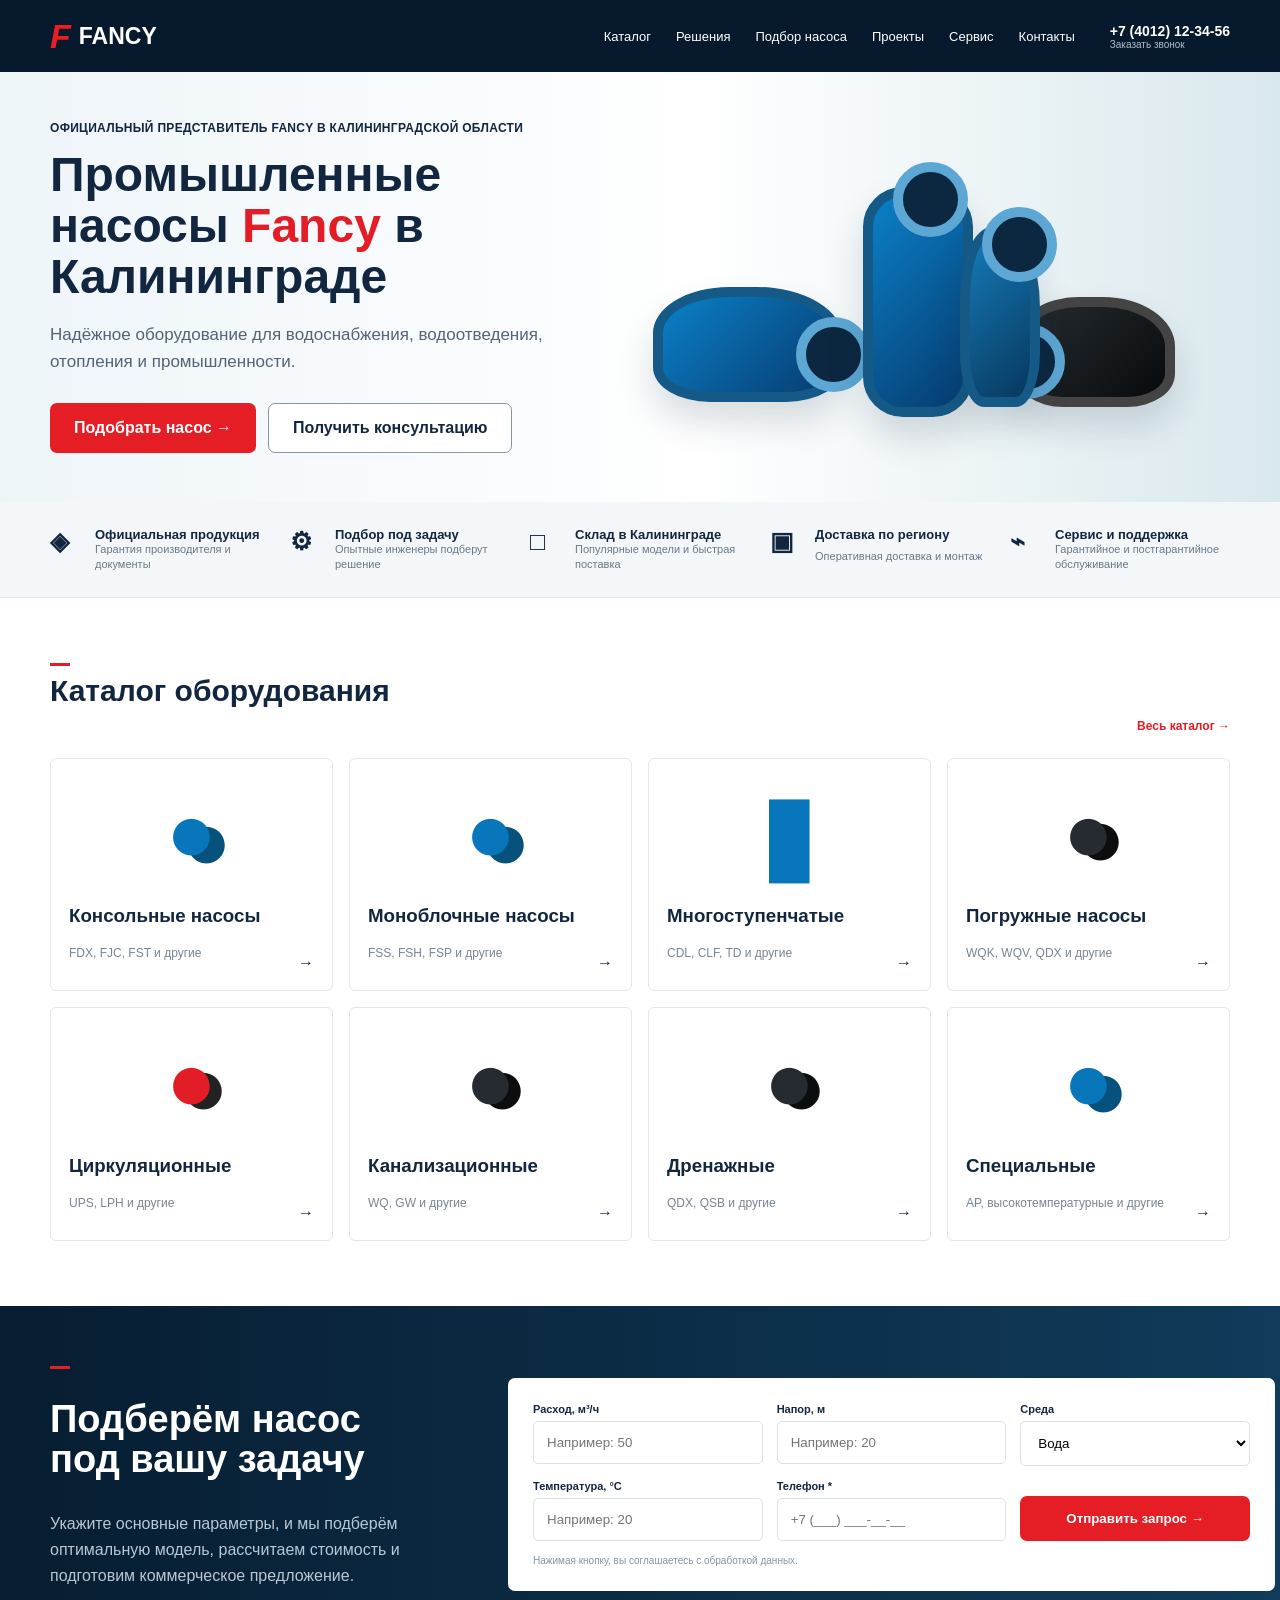
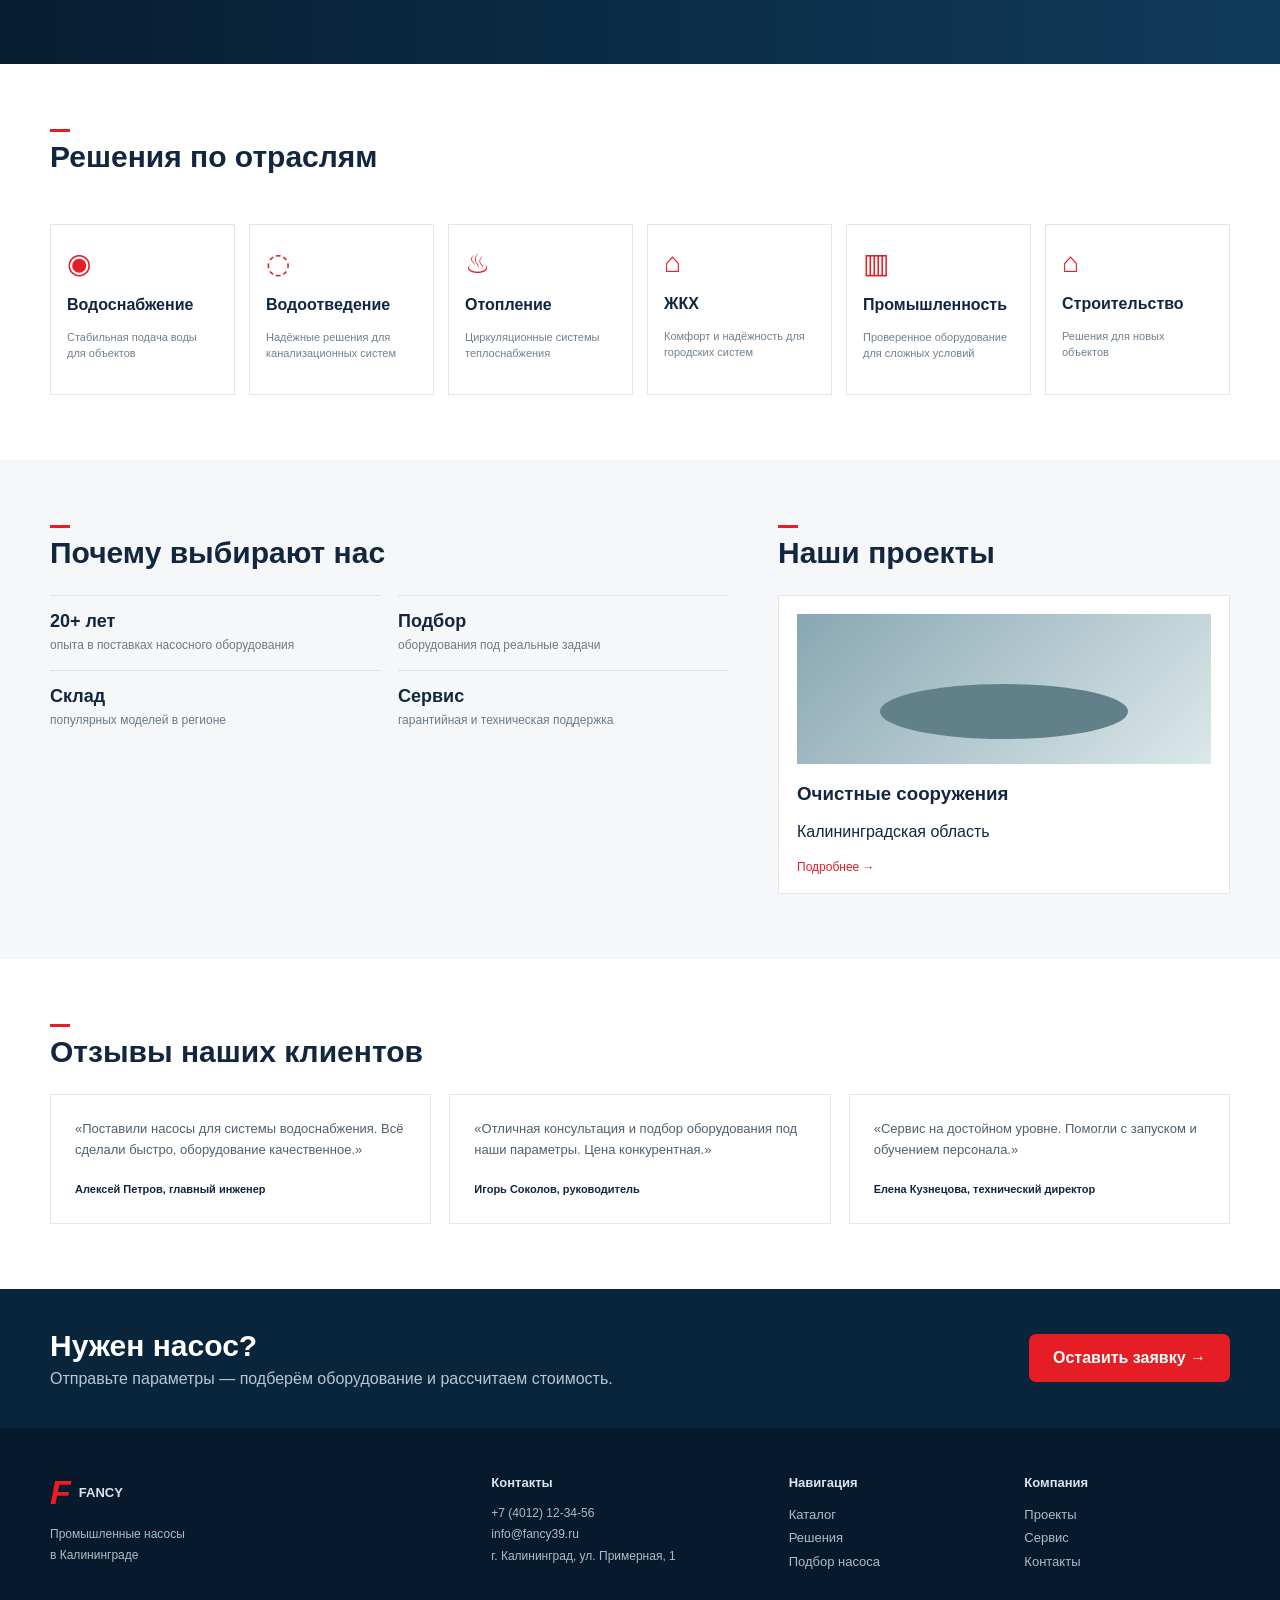
<file: index.html>
<!DOCTYPE html>
<html lang="ru">
<head>
  <meta charset="UTF-8">
  <meta name="viewport" content="width=device-width, initial-scale=1.0">
  <title>Fancy — промышленные насосы в Калининграде</title>
  <meta name="description" content="Промышленные насосы Fancy в Калининграде. Подбор, поставка, сервис и консультация.">
  <link rel="stylesheet" href="style.css">
</head>
<body>
<header class="header">
  <div class="container nav">
    <a class="logo" href="#"><span>F</span> FANCY</a>
    <nav>
      <a href="catalog.html">Каталог</a><a href="solutions.html">Решения</a>
      <a href="selection.html">Подбор насоса</a><a href="projects.html">Проекты</a>
      <a href="service.html">Сервис</a><a href="contacts.html">Контакты</a>
    </nav>
    <a class="phone" href="tel:+74012123456">+7 (4012) 12-34-56<small>Заказать звонок</small></a>
  </div>
</header>

<main>
<section class="hero">
  <div class="container hero-grid">
    <div class="hero-copy">
      <div class="eyebrow">Официальный представитель FANCY в Калининградской области</div>
      <h1>Промышленные насосы <b>Fancy</b> в Калининграде</h1>
      <p>Надёжное оборудование для водоснабжения, водоотведения, отопления и промышленности.</p>
      <div class="buttons">
        <a class="btn red" href="selection.html">Подобрать насос →</a>
        <a class="btn light" href="contacts.html">Получить консультацию</a>
      </div>
    </div>
    <div class="hero-pumps">
      <div class="pump pump1"></div><div class="pump pump2"></div><div class="pump pump3"></div>
      <div class="pump pump4"></div>
    </div>
  </div>
</section>

<section class="benefits">
  <div class="container benefits-grid">
    <div><strong>◈</strong><b>Официальная продукция</b><span>Гарантия производителя и документы</span></div>
    <div><strong>⚙</strong><b>Подбор под задачу</b><span>Опытные инженеры подберут решение</span></div>
    <div><strong>□</strong><b>Склад в Калининграде</b><span>Популярные модели и быстрая поставка</span></div>
    <div><strong>▣</strong><b>Доставка по региону</b><span>Оперативная доставка и монтаж</span></div>
    <div><strong>⌁</strong><b>Сервис и поддержка</b><span>Гарантийное и постгарантийное обслуживание</span></div>
  </div>
</section>

<section id="catalog" class="section">
  <div class="container">
    <div class="section-head"><div><div class="redline"></div><h2>Каталог оборудования</h2></div><a href="catalog.html">Весь каталог →</a></div>
    <div class="cards">
      <article class="card"><div class="product-icon blue-pump">●</div><h3>Консольные насосы</h3><p>FDX, FJC, FST и другие</p><span>→</span></article>
      <article class="card"><div class="product-icon blue-pump small">●</div><h3>Моноблочные насосы</h3><p>FSS, FSH, FSP и другие</p><span>→</span></article>
      <article class="card"><div class="product-icon vertical">▮</div><h3>Многоступенчатые</h3><p>CDL, CLF, TD и другие</p><span>→</span></article>
      <article class="card"><div class="product-icon dark-pump">●</div><h3>Погружные насосы</h3><p>WQK, WQV, QDX и другие</p><span>→</span></article>
      <article class="card"><div class="product-icon red-pump">●</div><h3>Циркуляционные</h3><p>UPS, LPH и другие</p><span>→</span></article>
      <article class="card"><div class="product-icon dark-pump small">●</div><h3>Канализационные</h3><p>WQ, GW и другие</p><span>→</span></article>
      <article class="card"><div class="product-icon dark-pump">●</div><h3>Дренажные</h3><p>QDX, QSB и другие</p><span>→</span></article>
      <article class="card"><div class="product-icon blue-pump">●</div><h3>Специальные</h3><p>AP, высокотемпературные и другие</p><span>→</span></article>
    </div>
  </div>
</section>

<section id="selection" class="selection">
  <div class="container selection-grid">
    <div><div class="redline"></div><h2>Подберём насос<br>под вашу задачу</h2>
      <p>Укажите основные параметры, и мы подберём оптимальную модель, рассчитаем стоимость и подготовим коммерческое предложение.</p>
    </div>
    <form id="leadForm">
      <label>Расход, м³/ч<input name="flow" placeholder="Например: 50"></label>
      <label>Напор, м<input name="head" placeholder="Например: 20"></label>
      <label>Среда<select name="medium"><option>Вода</option><option>Канализационная вода</option><option>Другая</option></select></label>
      <label>Температура, °C<input name="temp" placeholder="Например: 20"></label>
      <label>Телефон *<input name="phone" required placeholder="+7 (___) ___-__-__"></label>
      <button class="btn red" type="submit">Отправить запрос →</button>
      <small>Нажимая кнопку, вы соглашаетесь с обработкой данных.</small>
    </form>
  </div>
</section>

<section id="solutions" class="section">
  <div class="container">
    <div class="section-head"><div><div class="redline"></div><h2>Решения по отраслям</h2></div></div>
    <div class="solutions">
      <div><i>◉</i><h3>Водоснабжение</h3><p>Стабильная подача воды для объектов</p></div>
      <div><i>◌</i><h3>Водоотведение</h3><p>Надёжные решения для канализационных систем</p></div>
      <div><i>♨</i><h3>Отопление</h3><p>Циркуляционные системы теплоснабжения</p></div>
      <div><i>⌂</i><h3>ЖКХ</h3><p>Комфорт и надёжность для городских систем</p></div>
      <div><i>▥</i><h3>Промышленность</h3><p>Проверенное оборудование для сложных условий</p></div>
      <div><i>⌂</i><h3>Строительство</h3><p>Решения для новых объектов</p></div>
    </div>
  </div>
</section>

<section id="projects" class="section gray">
  <div class="container two-col">
    <div><div class="redline"></div><h2>Почему выбирают нас</h2>
      <div class="why"><div><b>20+ лет</b><span>опыта в поставках насосного оборудования</span></div>
      <div><b>Подбор</b><span>оборудования под реальные задачи</span></div>
      <div><b>Склад</b><span>популярных моделей в регионе</span></div>
      <div><b>Сервис</b><span>гарантийная и техническая поддержка</span></div></div>
    </div>
    <div><div class="redline"></div><h2>Наши проекты</h2><div class="project"><div class="project-img"></div><h3>Очистные сооружения</h3><p>Калининградская область</p><a href="#">Подробнее →</a></div></div>
  </div>
</section>

<section class="section">
  <div class="container"><div class="redline"></div><h2>Отзывы наших клиентов</h2>
    <div class="reviews">
      <blockquote>«Поставили насосы для системы водоснабжения. Всё сделали быстро, оборудование качественное.»<cite>Алексей Петров, главный инженер</cite></blockquote>
      <blockquote>«Отличная консультация и подбор оборудования под наши параметры. Цена конкурентная.»<cite>Игорь Соколов, руководитель</cite></blockquote>
      <blockquote>«Сервис на достойном уровне. Помогли с запуском и обучением персонала.»<cite>Елена Кузнецова, технический директор</cite></blockquote>
    </div>
  </div>
</section>

<section class="cta">
  <div class="container cta-inner"><div><h2>Нужен насос?</h2><p>Отправьте параметры — подберём оборудование и рассчитаем стоимость.</p></div><a class="btn red" href="selection.html">Оставить заявку →</a></div>
</section>
</main>

<footer id="contacts">
  <div class="container footer-grid">
    <div><a class="logo" href="#"><span>F</span> FANCY</a><p>Промышленные насосы<br>в Калининграде</p></div>
    <div><b>Контакты</b><p>+7 (4012) 12-34-56<br>info@fancy39.ru<br>г. Калининград, ул. Примерная, 1</p></div>
    <div><b>Навигация</b><p><a href="catalog.html">Каталог</a><br><a href="solutions.html">Решения</a><br><a href="selection.html">Подбор насоса</a></p></div>
    <div><b>Компания</b><p><a href="projects.html">Проекты</a><br><a href="service.html">Сервис</a><br><a href="contacts.html">Контакты</a></p></div>
  </div>
</footer>
<div id="toast" class="toast">Спасибо! Заявка подготовлена. Замените обработчик формы на адрес вашей CRM.</div>
<script src="script.js"></script>
</body>
</html>
</file>
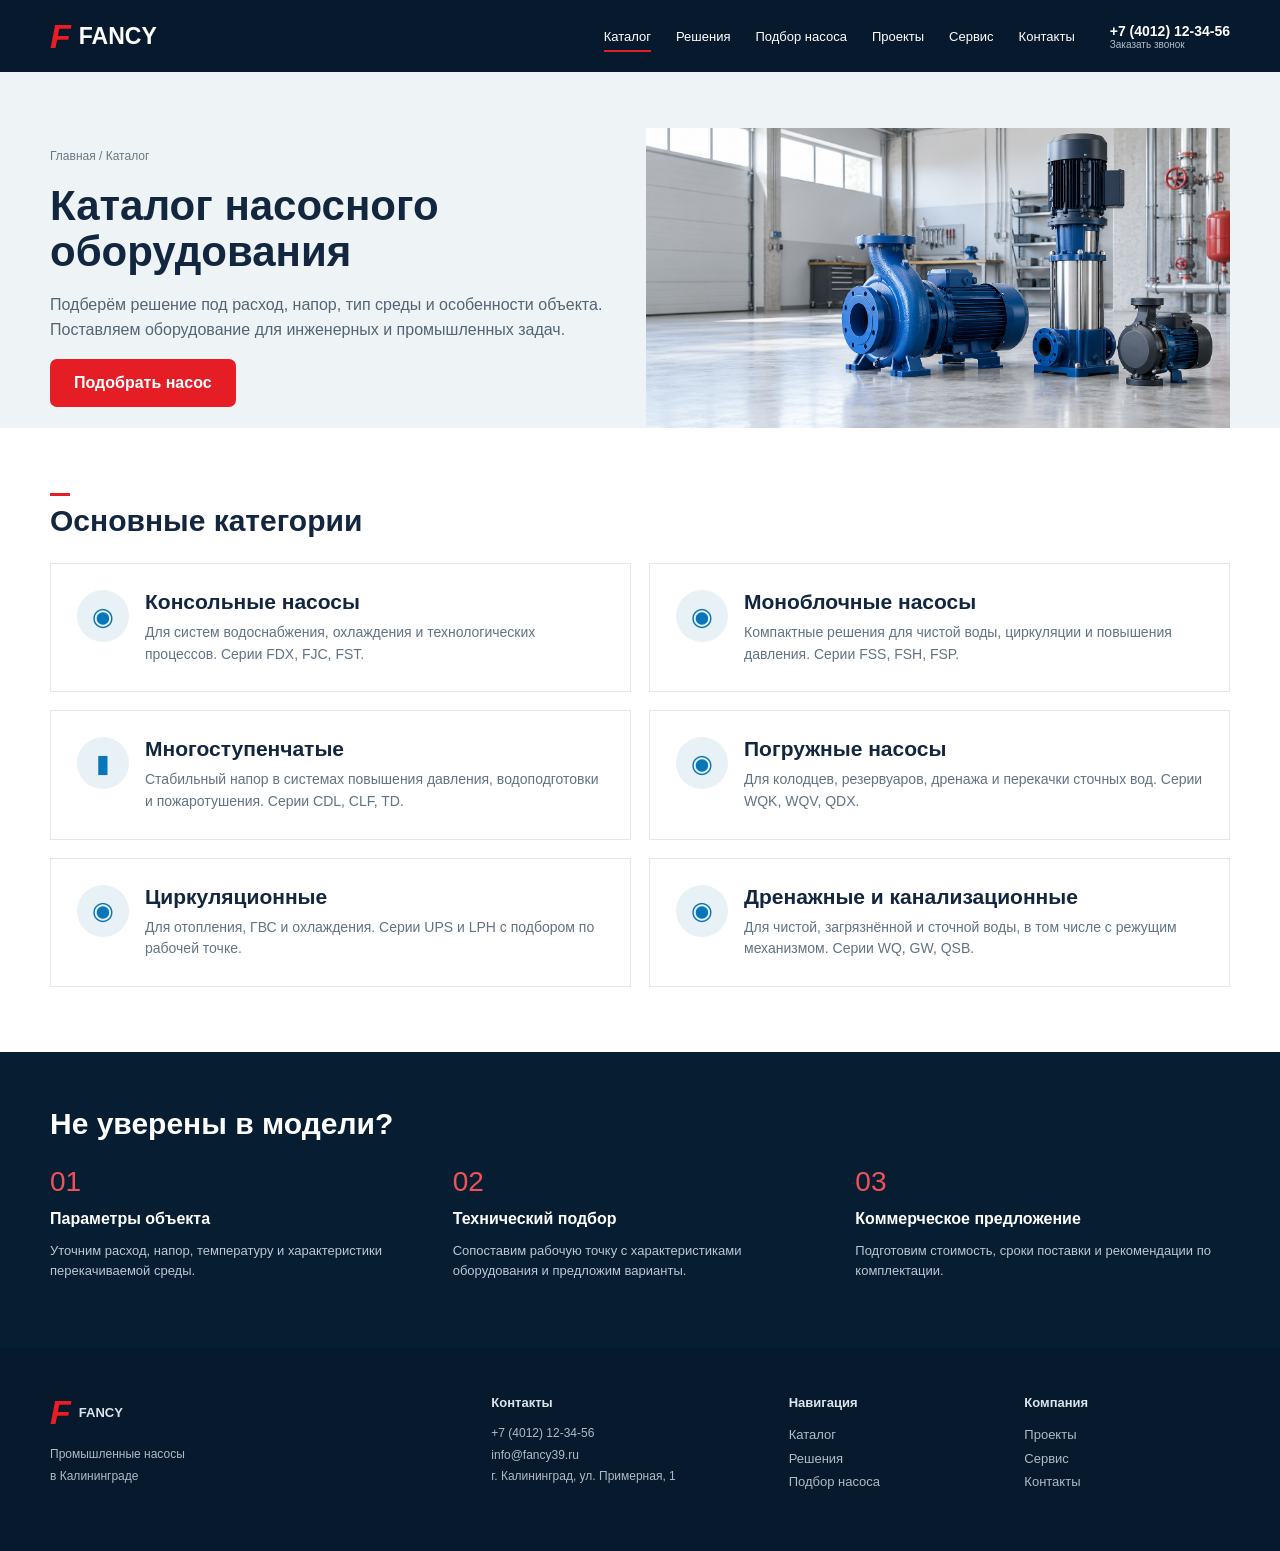
<file: catalog.html>
<!DOCTYPE html>
<html lang="ru"><head><meta charset="UTF-8"><meta name="viewport" content="width=device-width, initial-scale=1.0"><title>Каталог промышленных насосов Fancy | Калининград</title><meta name="description" content="Каталог промышленных насосов Fancy: консольные, многоступенчатые, погружные и циркуляционные модели. Подбор и поставка в Калининграде."><link rel="stylesheet" href="style.css"></head>
<body><header class="header"><div class="container nav"><a class="logo" href="index.html"><span>F</span> FANCY</a><nav><a class="active" href="catalog.html">Каталог</a><a href="solutions.html">Решения</a><a href="selection.html">Подбор насоса</a><a href="projects.html">Проекты</a><a href="service.html">Сервис</a><a href="contacts.html">Контакты</a></nav><a class="phone" href="tel:+74012123456">+7 (4012) 12-34-56<small>Заказать звонок</small></a></div></header>
<main><section class="page-hero"><div class="container page-hero-inner"><div><div class="breadcrumbs"><a href="index.html">Главная</a> / Каталог</div><h1>Каталог насосного оборудования</h1><p>Подберём решение под расход, напор, тип среды и особенности объекта. Поставляем оборудование для инженерных и промышленных задач.</p><a class="btn red" href="selection.html">Подобрать насос</a></div><div class="page-hero-image" role="img" aria-label="Промышленные насосы Fancy"></div></div></section>
<section class="section"><div class="container"><div class="redline"></div><h2>Основные категории</h2><div class="catalog-list"><article class="catalog-item" id="console"><div class="catalog-mark">◉</div><div><h2>Консольные насосы</h2><p>Для систем водоснабжения, охлаждения и технологических процессов. Серии FDX, FJC, FST.</p></div></article><article class="catalog-item" id="monoblock"><div class="catalog-mark">◉</div><div><h2>Моноблочные насосы</h2><p>Компактные решения для чистой воды, циркуляции и повышения давления. Серии FSS, FSH, FSP.</p></div></article><article class="catalog-item" id="multistage"><div class="catalog-mark">▮</div><div><h2>Многоступенчатые</h2><p>Стабильный напор в системах повышения давления, водоподготовки и пожаротушения. Серии CDL, CLF, TD.</p></div></article><article class="catalog-item" id="submersible"><div class="catalog-mark">◉</div><div><h2>Погружные насосы</h2><p>Для колодцев, резервуаров, дренажа и перекачки сточных вод. Серии WQK, WQV, QDX.</p></div></article><article class="catalog-item" id="circulation"><div class="catalog-mark">◉</div><div><h2>Циркуляционные</h2><p>Для отопления, ГВС и охлаждения. Серии UPS и LPH с подбором по рабочей точке.</p></div></article><article class="catalog-item" id="drainage"><div class="catalog-mark">◉</div><div><h2>Дренажные и канализационные</h2><p>Для чистой, загрязнённой и сточной воды, в том числе с режущим механизмом. Серии WQ, GW, QSB.</p></div></article></div></div></section>
<section class="feature-band"><div class="container"><h2>Не уверены в модели?</h2><div class="feature-grid"><div><span class="feature-icon">01</span><b>Параметры объекта</b><p>Уточним расход, напор, температуру и характеристики перекачиваемой среды.</p></div><div><span class="feature-icon">02</span><b>Технический подбор</b><p>Сопоставим рабочую точку с характеристиками оборудования и предложим варианты.</p></div><div><span class="feature-icon">03</span><b>Коммерческое предложение</b><p>Подготовим стоимость, сроки поставки и рекомендации по комплектации.</p></div></div></div></section></main>
<footer><div class="container footer-grid"><div><a class="logo" href="index.html"><span>F</span> FANCY</a><p>Промышленные насосы<br>в Калининграде</p></div><div><b>Контакты</b><p>+7 (4012) 12-34-56<br>info@fancy39.ru<br>г. Калининград, ул. Примерная, 1</p></div><div><b>Навигация</b><p><a href="catalog.html">Каталог</a><br><a href="solutions.html">Решения</a><br><a href="selection.html">Подбор насоса</a></p></div><div><b>Компания</b><p><a href="projects.html">Проекты</a><br><a href="service.html">Сервис</a><br><a href="contacts.html">Контакты</a></p></div></div></footer></body></html>
</file>
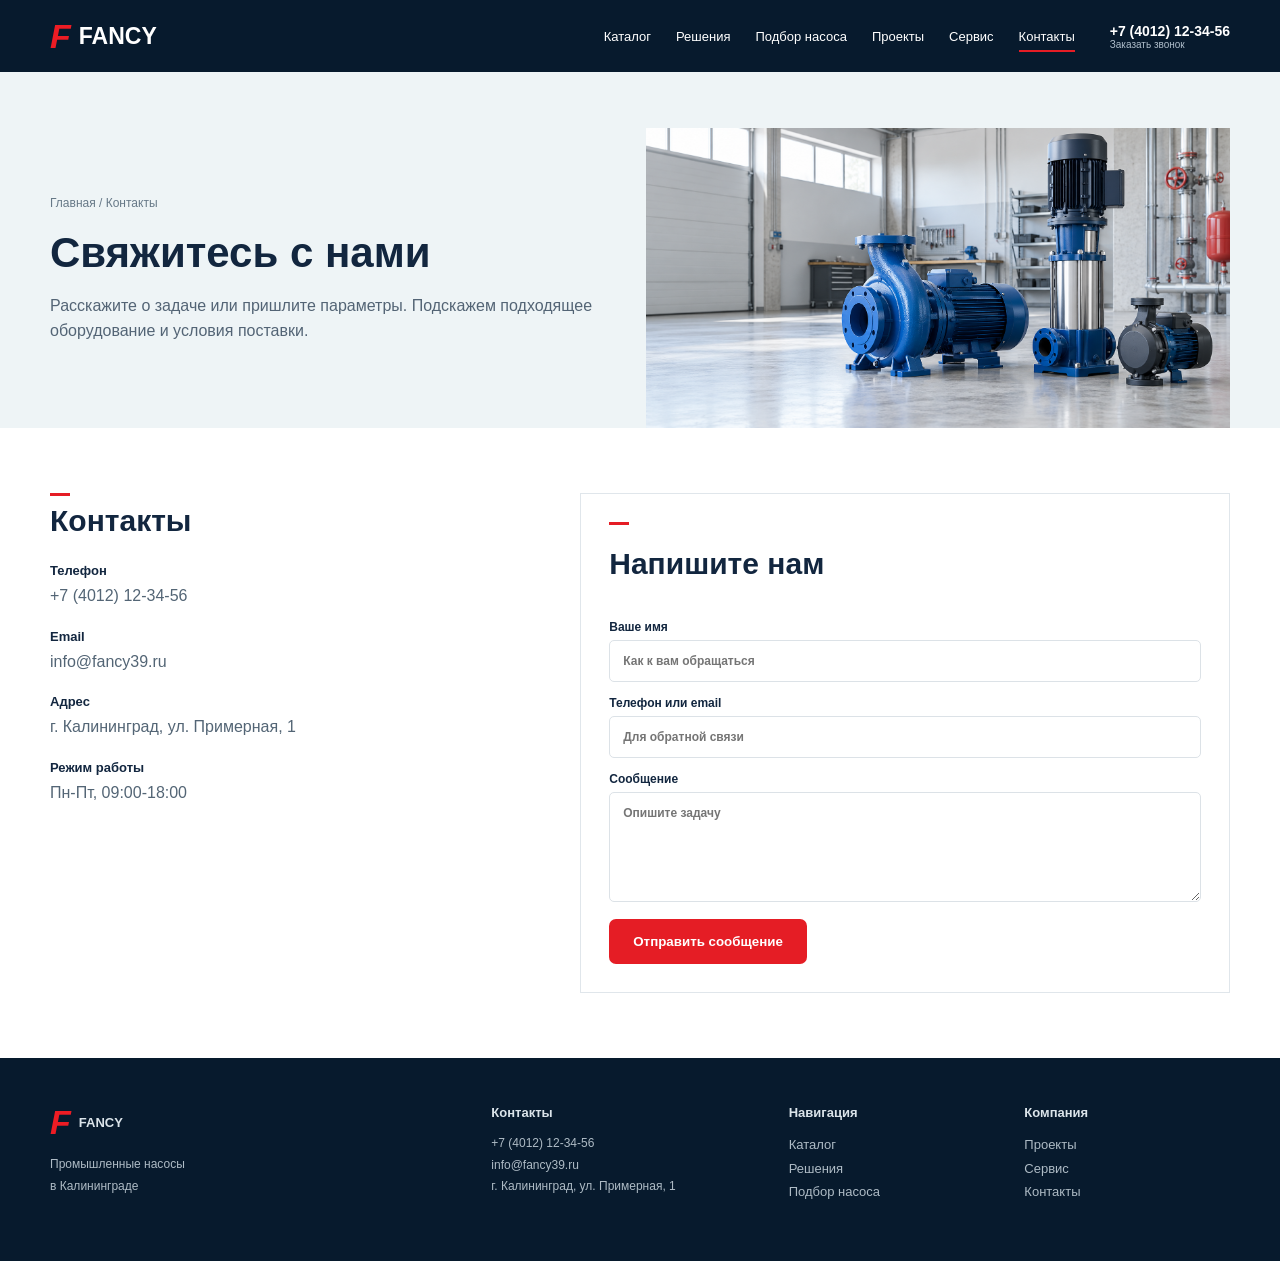
<file: contacts.html>
<!DOCTYPE html>
<html lang="ru"><head><meta charset="UTF-8"><meta name="viewport" content="width=device-width, initial-scale=1.0"><title>Контакты | Насосы Fancy в Калининграде</title><meta name="description" content="Контакты поставщика промышленных насосов Fancy в Калининграде. Консультация, подбор оборудования и сервис."><link rel="stylesheet" href="style.css"></head>
<body><header class="header"><div class="container nav"><a class="logo" href="index.html"><span>F</span> FANCY</a><nav><a href="catalog.html">Каталог</a><a href="solutions.html">Решения</a><a href="selection.html">Подбор насоса</a><a href="projects.html">Проекты</a><a href="service.html">Сервис</a><a class="active" href="contacts.html">Контакты</a></nav><a class="phone" href="tel:+74012123456">+7 (4012) 12-34-56<small>Заказать звонок</small></a></div></header>
<main><section class="page-hero"><div class="container page-hero-inner"><div><div class="breadcrumbs"><a href="index.html">Главная</a> / Контакты</div><h1>Свяжитесь с нами</h1><p>Расскажите о задаче или пришлите параметры. Подскажем подходящее оборудование и условия поставки.</p></div><div class="page-hero-image" role="img" aria-label="Промышленные насосы"></div></div></section><section class="section"><div class="container contact-layout"><div><div class="redline"></div><h2>Контакты</h2><div class="contact-list"><div><b>Телефон</b><a href="tel:+74012123456">+7 (4012) 12-34-56</a></div><div><b>Email</b><a href="mailto:info@fancy39.ru">info@fancy39.ru</a></div><div><b>Адрес</b><p>г. Калининград, ул. Примерная, 1</p></div><div><b>Режим работы</b><p>Пн-Пт, 09:00-18:00</p></div></div></div><form id="contactForm" class="contact-form"><div class="redline"></div><h2>Напишите нам</h2><label>Ваше имя<input required name="name" placeholder="Как к вам обращаться"></label><label>Телефон или email<input required name="contact" placeholder="Для обратной связи"></label><label>Сообщение<textarea name="message" placeholder="Опишите задачу"></textarea></label><button class="btn red" type="submit">Отправить сообщение</button></form></div></section></main><div id="toast" class="toast">Спасибо! Сообщение подготовлено. Подключите форму к CRM или почте.</div>
<footer><div class="container footer-grid"><div><a class="logo" href="index.html"><span>F</span> FANCY</a><p>Промышленные насосы<br>в Калининграде</p></div><div><b>Контакты</b><p>+7 (4012) 12-34-56<br>info@fancy39.ru<br>г. Калининград, ул. Примерная, 1</p></div><div><b>Навигация</b><p><a href="catalog.html">Каталог</a><br><a href="solutions.html">Решения</a><br><a href="selection.html">Подбор насоса</a></p></div><div><b>Компания</b><p><a href="projects.html">Проекты</a><br><a href="service.html">Сервис</a><br><a href="contacts.html">Контакты</a></p></div></div></footer><script src="script.js"></script></body></html>
</file>
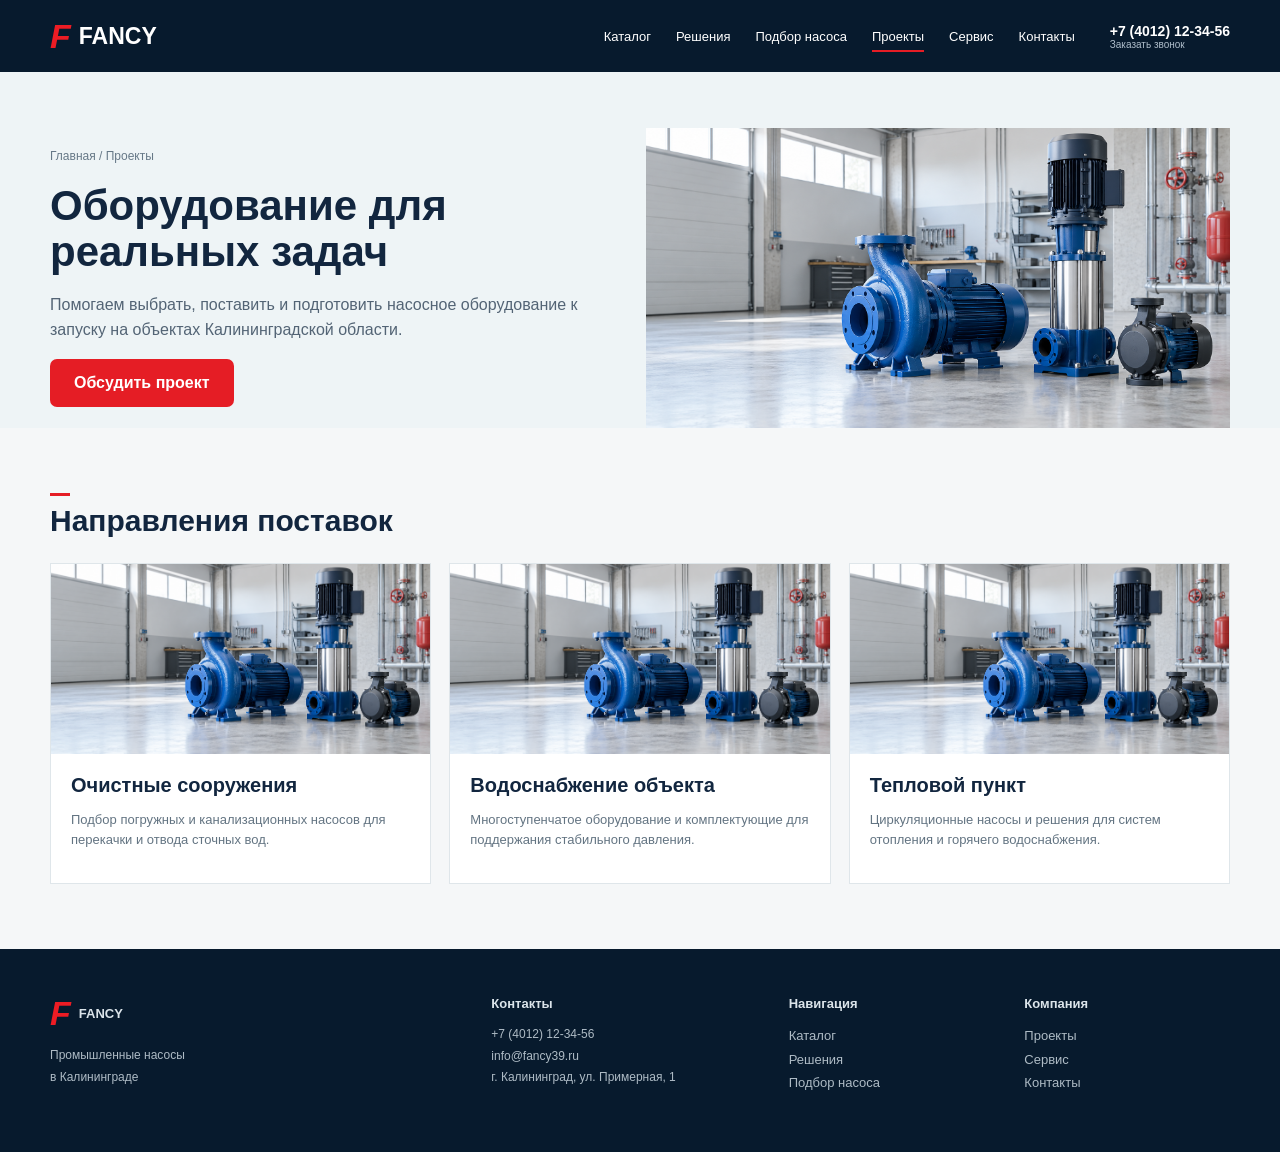
<file: projects.html>
<!DOCTYPE html>
<html lang="ru"><head><meta charset="UTF-8"><meta name="viewport" content="width=device-width, initial-scale=1.0"><title>Проекты по насосному оборудованию | Fancy</title><meta name="description" content="Примеры поставки и подбора насосного оборудования Fancy для инженерных и промышленных объектов."><link rel="stylesheet" href="style.css"></head>
<body><header class="header"><div class="container nav"><a class="logo" href="index.html"><span>F</span> FANCY</a><nav><a href="catalog.html">Каталог</a><a href="solutions.html">Решения</a><a href="selection.html">Подбор насоса</a><a class="active" href="projects.html">Проекты</a><a href="service.html">Сервис</a><a href="contacts.html">Контакты</a></nav><a class="phone" href="tel:+74012123456">+7 (4012) 12-34-56<small>Заказать звонок</small></a></div></header>
<main><section class="page-hero"><div class="container page-hero-inner"><div><div class="breadcrumbs"><a href="index.html">Главная</a> / Проекты</div><h1>Оборудование для реальных задач</h1><p>Помогаем выбрать, поставить и подготовить насосное оборудование к запуску на объектах Калининградской области.</p><a class="btn red" href="contacts.html">Обсудить проект</a></div><div class="page-hero-image" role="img" aria-label="Промышленные насосы"></div></div></section><section class="section gray"><div class="container"><div class="redline"></div><h2>Направления поставок</h2><div class="case-grid"><article class="case-card"><img src="assets/industrial-pumps-catalog.png" alt="Насосы для очистных сооружений"><div><h2>Очистные сооружения</h2><p>Подбор погружных и канализационных насосов для перекачки и отвода сточных вод.</p></div></article><article class="case-card"><img src="assets/industrial-pumps-catalog.png" alt="Насосы для водоснабжения"><div><h2>Водоснабжение объекта</h2><p>Многоступенчатое оборудование и комплектующие для поддержания стабильного давления.</p></div></article><article class="case-card"><img src="assets/industrial-pumps-catalog.png" alt="Насосы для теплового пункта"><div><h2>Тепловой пункт</h2><p>Циркуляционные насосы и решения для систем отопления и горячего водоснабжения.</p></div></article></div></div></section></main>
<footer><div class="container footer-grid"><div><a class="logo" href="index.html"><span>F</span> FANCY</a><p>Промышленные насосы<br>в Калининграде</p></div><div><b>Контакты</b><p>+7 (4012) 12-34-56<br>info@fancy39.ru<br>г. Калининград, ул. Примерная, 1</p></div><div><b>Навигация</b><p><a href="catalog.html">Каталог</a><br><a href="solutions.html">Решения</a><br><a href="selection.html">Подбор насоса</a></p></div><div><b>Компания</b><p><a href="projects.html">Проекты</a><br><a href="service.html">Сервис</a><br><a href="contacts.html">Контакты</a></p></div></div></footer></body></html>
</file>
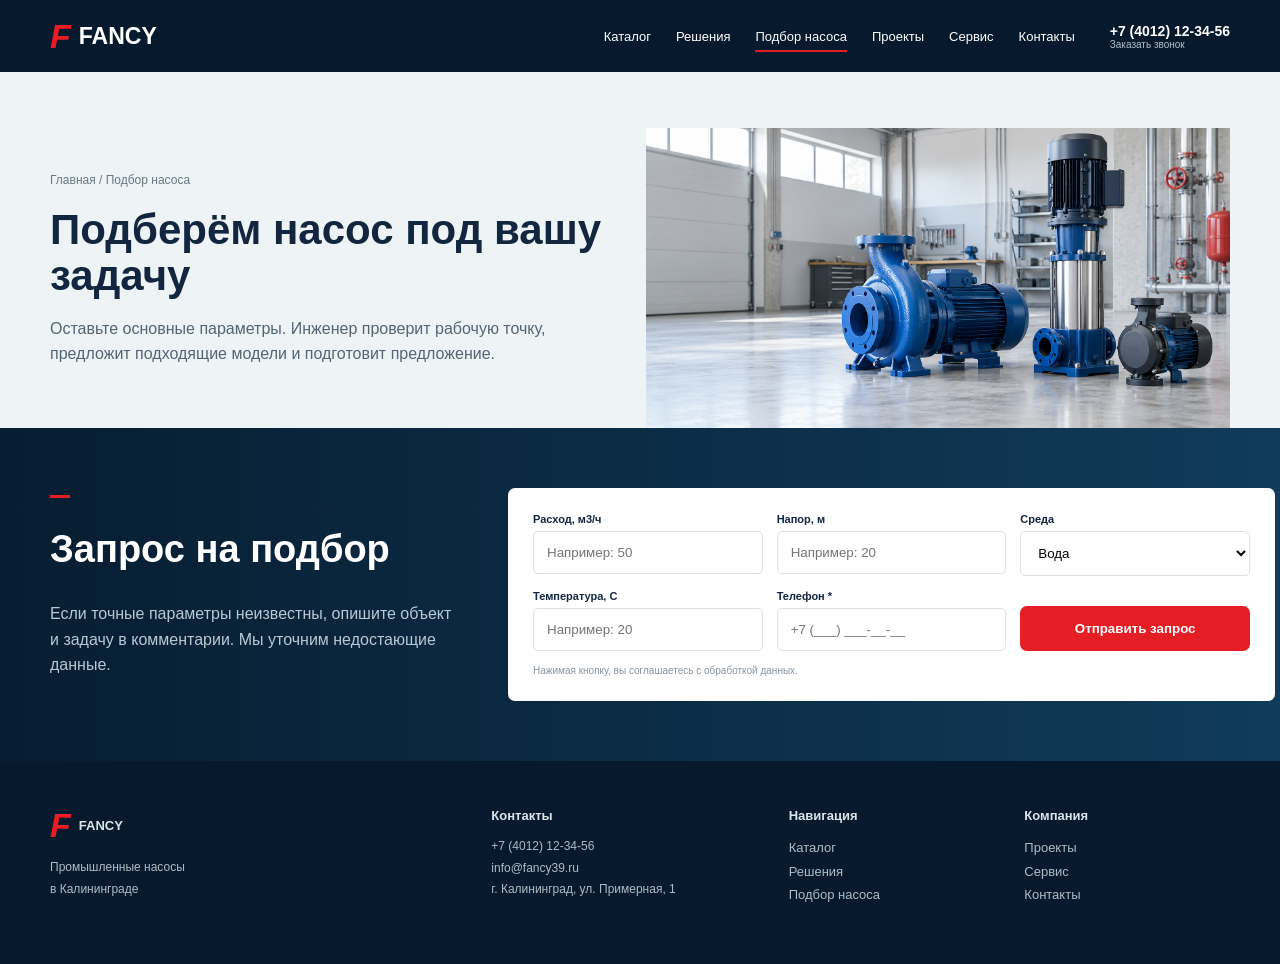
<file: selection.html>
<!DOCTYPE html>
<html lang="ru"><head><meta charset="UTF-8"><meta name="viewport" content="width=device-width, initial-scale=1.0"><title>Подбор промышленного насоса | Fancy</title><meta name="description" content="Подберём промышленный насос по расходу, напору, среде и температуре. Получите коммерческое предложение в Калининграде."><link rel="stylesheet" href="style.css"></head>
<body><header class="header"><div class="container nav"><a class="logo" href="index.html"><span>F</span> FANCY</a><nav><a href="catalog.html">Каталог</a><a href="solutions.html">Решения</a><a class="active" href="selection.html">Подбор насоса</a><a href="projects.html">Проекты</a><a href="service.html">Сервис</a><a href="contacts.html">Контакты</a></nav><a class="phone" href="tel:+74012123456">+7 (4012) 12-34-56<small>Заказать звонок</small></a></div></header>
<main><section class="page-hero"><div class="container page-hero-inner"><div><div class="breadcrumbs"><a href="index.html">Главная</a> / Подбор насоса</div><h1>Подберём насос под вашу задачу</h1><p>Оставьте основные параметры. Инженер проверит рабочую точку, предложит подходящие модели и подготовит предложение.</p></div><div class="page-hero-image" role="img" aria-label="Промышленные насосы"></div></div></section><section class="selection"><div class="container selection-grid"><div><div class="redline"></div><h2>Запрос на подбор</h2><p>Если точные параметры неизвестны, опишите объект и задачу в комментарии. Мы уточним недостающие данные.</p></div><form id="leadForm"><label>Расход, м3/ч<input name="flow" placeholder="Например: 50"></label><label>Напор, м<input name="head" placeholder="Например: 20"></label><label>Среда<select name="medium"><option>Вода</option><option>Канализационная вода</option><option>Другая</option></select></label><label>Температура, C<input name="temp" placeholder="Например: 20"></label><label>Телефон *<input name="phone" required placeholder="+7 (___) ___-__-__"></label><button class="btn red" type="submit">Отправить запрос</button><small>Нажимая кнопку, вы соглашаетесь с обработкой данных.</small></form></div></section></main><div id="toast" class="toast">Спасибо! Заявка подготовлена. Подключите форму к CRM или почте.</div>
<footer><div class="container footer-grid"><div><a class="logo" href="index.html"><span>F</span> FANCY</a><p>Промышленные насосы<br>в Калининграде</p></div><div><b>Контакты</b><p>+7 (4012) 12-34-56<br>info@fancy39.ru<br>г. Калининград, ул. Примерная, 1</p></div><div><b>Навигация</b><p><a href="catalog.html">Каталог</a><br><a href="solutions.html">Решения</a><br><a href="selection.html">Подбор насоса</a></p></div><div><b>Компания</b><p><a href="projects.html">Проекты</a><br><a href="service.html">Сервис</a><br><a href="contacts.html">Контакты</a></p></div></div></footer><script src="script.js"></script></body></html>
</file>
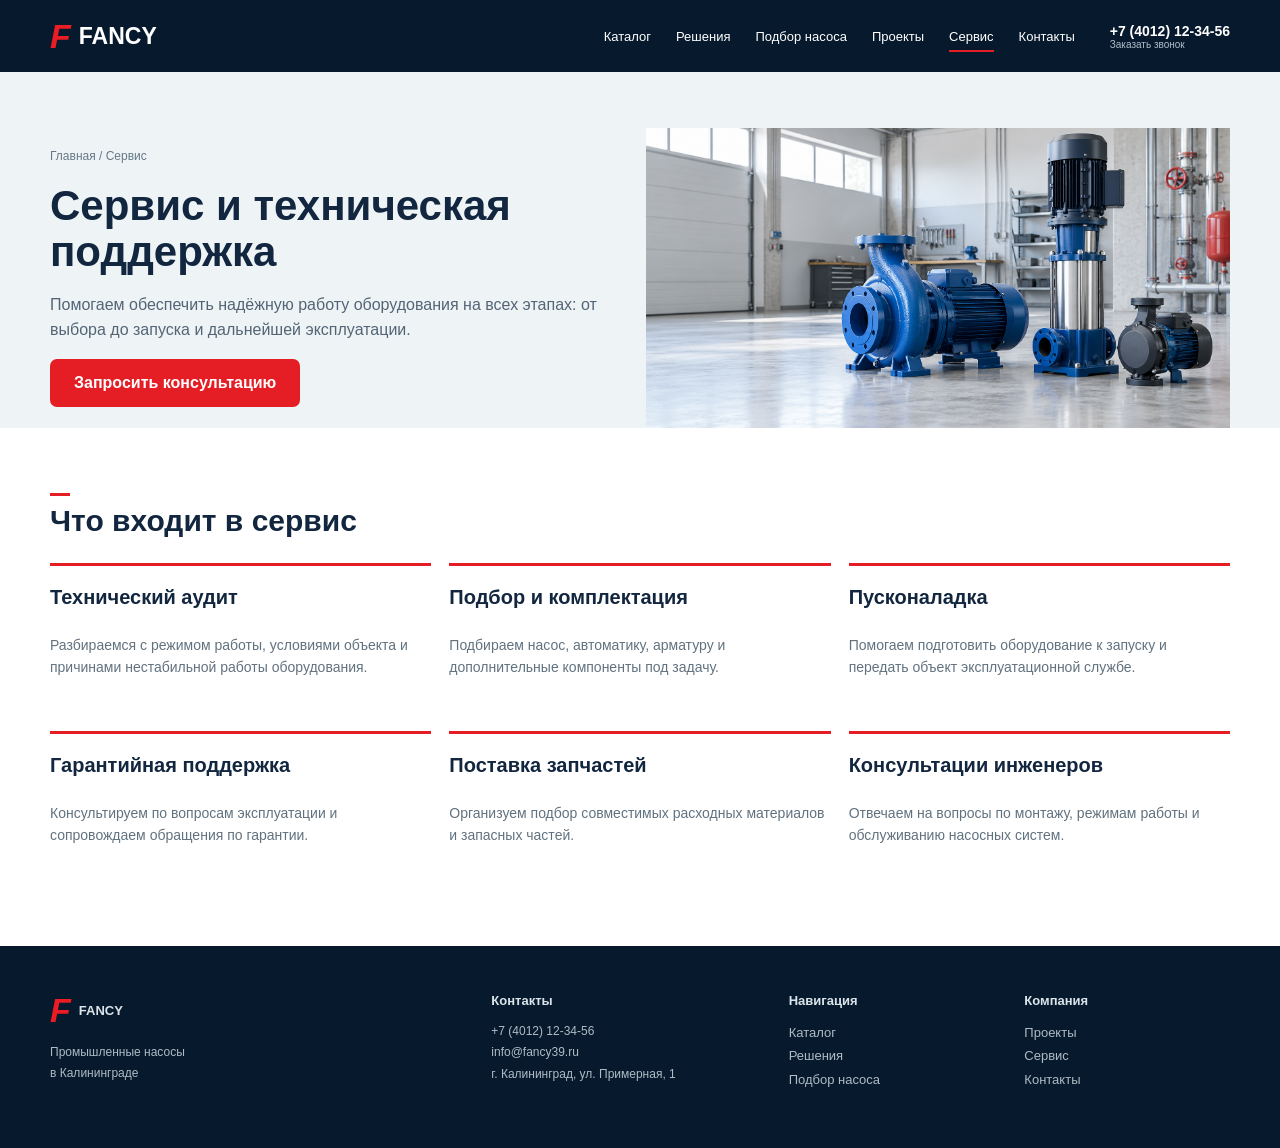
<file: service.html>
<!DOCTYPE html>
<html lang="ru"><head><meta charset="UTF-8"><meta name="viewport" content="width=device-width, initial-scale=1.0"><title>Сервис насосного оборудования | Fancy</title><meta name="description" content="Сервис, техническая консультация, ввод в эксплуатацию и сопровождение насосного оборудования Fancy в Калининграде."><link rel="stylesheet" href="style.css"></head>
<body><header class="header"><div class="container nav"><a class="logo" href="index.html"><span>F</span> FANCY</a><nav><a href="catalog.html">Каталог</a><a href="solutions.html">Решения</a><a href="selection.html">Подбор насоса</a><a href="projects.html">Проекты</a><a class="active" href="service.html">Сервис</a><a href="contacts.html">Контакты</a></nav><a class="phone" href="tel:+74012123456">+7 (4012) 12-34-56<small>Заказать звонок</small></a></div></header>
<main><section class="page-hero"><div class="container page-hero-inner"><div><div class="breadcrumbs"><a href="index.html">Главная</a> / Сервис</div><h1>Сервис и техническая поддержка</h1><p>Помогаем обеспечить надёжную работу оборудования на всех этапах: от выбора до запуска и дальнейшей эксплуатации.</p><a class="btn red" href="contacts.html">Запросить консультацию</a></div><div class="page-hero-image" role="img" aria-label="Промышленные насосы"></div></div></section><section class="section"><div class="container"><div class="redline"></div><h2>Что входит в сервис</h2><div class="service-list"><article><h2>Технический аудит</h2><p>Разбираемся с режимом работы, условиями объекта и причинами нестабильной работы оборудования.</p></article><article><h2>Подбор и комплектация</h2><p>Подбираем насос, автоматику, арматуру и дополнительные компоненты под задачу.</p></article><article><h2>Пусконаладка</h2><p>Помогаем подготовить оборудование к запуску и передать объект эксплуатационной службе.</p></article><article><h2>Гарантийная поддержка</h2><p>Консультируем по вопросам эксплуатации и сопровождаем обращения по гарантии.</p></article><article><h2>Поставка запчастей</h2><p>Организуем подбор совместимых расходных материалов и запасных частей.</p></article><article><h2>Консультации инженеров</h2><p>Отвечаем на вопросы по монтажу, режимам работы и обслуживанию насосных систем.</p></article></div></div></section></main>
<footer><div class="container footer-grid"><div><a class="logo" href="index.html"><span>F</span> FANCY</a><p>Промышленные насосы<br>в Калининграде</p></div><div><b>Контакты</b><p>+7 (4012) 12-34-56<br>info@fancy39.ru<br>г. Калининград, ул. Примерная, 1</p></div><div><b>Навигация</b><p><a href="catalog.html">Каталог</a><br><a href="solutions.html">Решения</a><br><a href="selection.html">Подбор насоса</a></p></div><div><b>Компания</b><p><a href="projects.html">Проекты</a><br><a href="service.html">Сервис</a><br><a href="contacts.html">Контакты</a></p></div></div></footer></body></html>
</file>
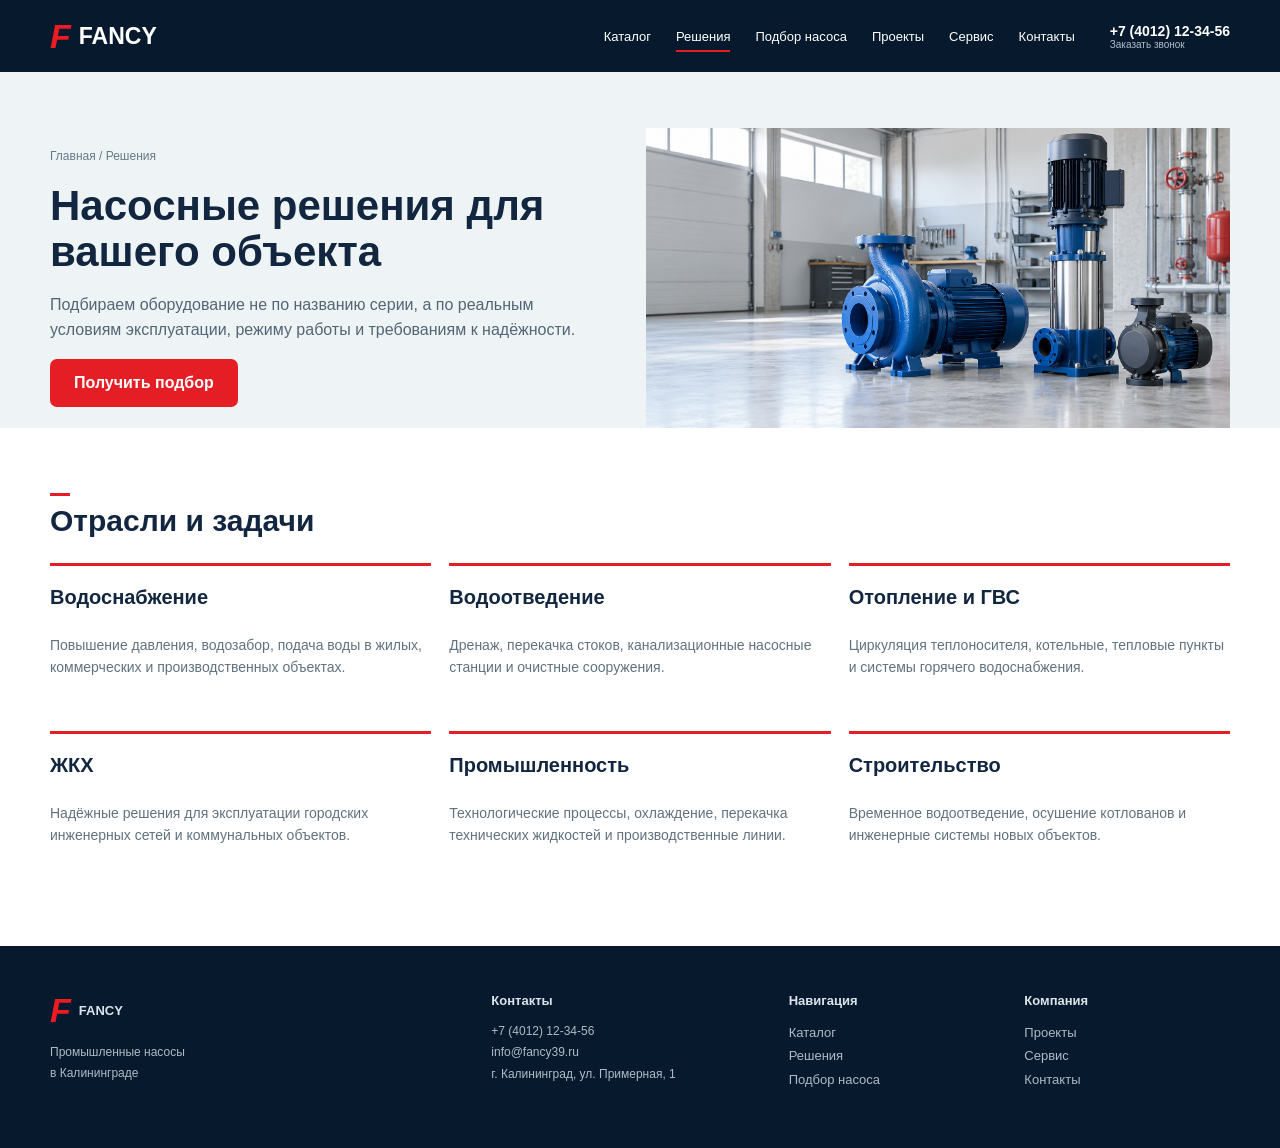
<file: solutions.html>
<!DOCTYPE html>
<html lang="ru"><head><meta charset="UTF-8"><meta name="viewport" content="width=device-width, initial-scale=1.0"><title>Насосные решения для отраслей | Fancy</title><meta name="description" content="Насосное оборудование Fancy для водоснабжения, водоотведения, отопления, ЖКХ, промышленности и строительства."><link rel="stylesheet" href="style.css"></head>
<body><header class="header"><div class="container nav"><a class="logo" href="index.html"><span>F</span> FANCY</a><nav><a href="catalog.html">Каталог</a><a class="active" href="solutions.html">Решения</a><a href="selection.html">Подбор насоса</a><a href="projects.html">Проекты</a><a href="service.html">Сервис</a><a href="contacts.html">Контакты</a></nav><a class="phone" href="tel:+74012123456">+7 (4012) 12-34-56<small>Заказать звонок</small></a></div></header>
<main><section class="page-hero"><div class="container page-hero-inner"><div><div class="breadcrumbs"><a href="index.html">Главная</a> / Решения</div><h1>Насосные решения для вашего объекта</h1><p>Подбираем оборудование не по названию серии, а по реальным условиям эксплуатации, режиму работы и требованиям к надёжности.</p><a class="btn red" href="selection.html">Получить подбор</a></div><div class="page-hero-image" role="img" aria-label="Промышленные насосы"></div></div></section><section class="section"><div class="container"><div class="redline"></div><h2>Отрасли и задачи</h2><div class="service-list"><article><h2>Водоснабжение</h2><p>Повышение давления, водозабор, подача воды в жилых, коммерческих и производственных объектах.</p></article><article><h2>Водоотведение</h2><p>Дренаж, перекачка стоков, канализационные насосные станции и очистные сооружения.</p></article><article><h2>Отопление и ГВС</h2><p>Циркуляция теплоносителя, котельные, тепловые пункты и системы горячего водоснабжения.</p></article><article><h2>ЖКХ</h2><p>Надёжные решения для эксплуатации городских инженерных сетей и коммунальных объектов.</p></article><article><h2>Промышленность</h2><p>Технологические процессы, охлаждение, перекачка технических жидкостей и производственные линии.</p></article><article><h2>Строительство</h2><p>Временное водоотведение, осушение котлованов и инженерные системы новых объектов.</p></article></div></div></section></main>
<footer><div class="container footer-grid"><div><a class="logo" href="index.html"><span>F</span> FANCY</a><p>Промышленные насосы<br>в Калининграде</p></div><div><b>Контакты</b><p>+7 (4012) 12-34-56<br>info@fancy39.ru<br>г. Калининград, ул. Примерная, 1</p></div><div><b>Навигация</b><p><a href="catalog.html">Каталог</a><br><a href="solutions.html">Решения</a><br><a href="selection.html">Подбор насоса</a></p></div><div><b>Компания</b><p><a href="projects.html">Проекты</a><br><a href="service.html">Сервис</a><br><a href="contacts.html">Контакты</a></p></div></div></footer></body></html>
</file>
<file: style.css>
*{box-sizing:border-box}html{scroll-behavior:smooth}body{margin:0;font-family:Arial,Helvetica,sans-serif;color:#12263f;background:#fff}.container{width:min(1180px,calc(100% - 40px));margin:auto}.header{background:#071a2d;color:#fff;position:sticky;top:0;z-index:20}.nav{height:72px;display:flex;align-items:center;gap:35px}.logo{font-size:23px;font-weight:800;color:#fff;text-decoration:none;display:flex;align-items:center;gap:8px}.logo span{color:#ed1c24;font-style:italic;font-size:34px}.nav nav{display:flex;gap:25px;margin-left:auto}.nav nav a,.footer-grid a{color:inherit;text-decoration:none;font-size:13px}.phone{color:#fff;text-decoration:none;font-weight:bold;font-size:14px}.phone small{display:block;color:#aebdca;font-weight:normal;font-size:10px}.hero{background:linear-gradient(90deg,#eef5f9 0%,#fff 55%,#d9e8ed 100%);overflow:hidden}.hero-grid{min-height:430px;display:grid;grid-template-columns:46% 54%;align-items:center}.eyebrow{font-size:12px;font-weight:700;text-transform:uppercase;letter-spacing:.3px;margin-bottom:15px}.hero h1{font-size:48px;line-height:1.06;margin:0 0 18px}.hero h1 b{color:#e21d25}.hero p{font-size:17px;line-height:1.6;color:#536475;max-width:560px}.buttons{display:flex;gap:12px;margin-top:28px}.btn{display:inline-flex;border:0;border-radius:7px;padding:15px 24px;font-weight:700;text-decoration:none;cursor:pointer;align-items:center;justify-content:center}.red{background:#e51d25;color:#fff}.light{border:1px solid #8797a5;color:#12263f;background:#fff}.hero-pumps{height:390px;position:relative}.pump{position:absolute;border-radius:40% 45% 30% 30%;box-shadow:0 20px 35px #102a4028;background:linear-gradient(135deg,#0b80c7,#063c70);border:10px solid #155a86}.pump:after{content:"";position:absolute;width:55px;height:55px;border-radius:50%;background:#0c2740;border:10px solid #5da7d4}.pump1{width:190px;height:115px;bottom:80px;left:60px}.pump1:after{right:-38px;top:20px}.pump2{width:110px;height:230px;bottom:65px;left:270px;border-radius:40px}.pump2:after{top:-35px;left:20px}.pump3{width:160px;height:110px;bottom:75px;right:55px;background:linear-gradient(135deg,#252b30,#080b0d);border-color:#444}.pump3:after{left:-35px;top:17px}.pump4{width:80px;height:180px;bottom:75px;right:190px;background:linear-gradient(135deg,#167ab7,#07385e)}.pump4:after{top:-30px;left:12px}.benefits{background:#f4f7f9;border-bottom:1px solid #e3e8ec}.benefits-grid{display:grid;grid-template-columns:repeat(5,1fr);gap:20px;padding:25px 0}.benefits-grid div{display:grid;grid-template-columns:35px 1fr;column-gap:10px}.benefits-grid strong{grid-row:span 2;font-size:25px}.benefits-grid b{font-size:13px}.benefits-grid span{font-size:11px;color:#697987;line-height:1.35}.section{padding:65px 0}.section-head{display:flex;justify-content:space-between;align-items:end;margin-bottom:25px}.section-head a{color:#e51d25;text-decoration:none;font-size:12px;font-weight:bold}.redline{width:20px;height:3px;background:#e51d25;margin-bottom:8px}.section h2{font-size:30px;margin:0 0 25px}.cards{display:grid;grid-template-columns:repeat(4,1fr);gap:16px}.card{border:1px solid #e3e8ed;border-radius:6px;padding:18px;min-height:205px;position:relative;transition:.2s}.card:hover{transform:translateY(-3px);box-shadow:0 12px 30px #102a4010}.card span{position:absolute;right:18px;bottom:18px}.card p{font-size:12px;color:#788592}.product-icon{height:110px;display:flex;align-items:center;justify-content:center;font-size:85px;color:#0876ba;text-shadow:15px 8px 0 #07517d}.product-icon.vertical{font-size:110px;text-shadow:none}.product-icon.dark-pump{color:#252b30;text-shadow:12px 5px 0 #0b0d0f}.product-icon.red-pump{color:#e31d25;text-shadow:12px 5px 0 #222}.selection{background:linear-gradient(90deg,#071d31,#103b5a);color:#fff;padding:60px 0}.selection-grid{display:grid;grid-template-columns:35% 65%;gap:45px;align-items:center}.selection h2{font-size:38px;line-height:1.05}.selection p{color:#b9c8d4;line-height:1.6}.selection form{background:#fff;color:#12263f;border-radius:7px;padding:25px;display:grid;grid-template-columns:repeat(3,1fr);gap:14px}.selection label{font-size:11px;font-weight:bold}.selection input,.selection select{width:100%;padding:13px;margin-top:6px;border:1px solid #dce2e7;border-radius:5px;background:#fff}.selection button{align-self:end}.selection form small{grid-column:1/-1;color:#8794a0;font-size:10px}.solutions{display:grid;grid-template-columns:repeat(6,1fr);gap:14px}.solutions div{border:1px solid #e1e6ea;padding:22px 16px;min-height:170px}.solutions i{font-size:28px;color:#e51d25;font-style:normal}.solutions h3{font-size:16px}.solutions p{font-size:11px;color:#71808d;line-height:1.4}.gray{background:#f5f7f8}.two-col{display:grid;grid-template-columns:1.2fr .8fr;gap:50px}.why{display:grid;grid-template-columns:repeat(2,1fr);gap:18px}.why div{border-top:1px solid #dce3e8;padding-top:15px}.why b{display:block;font-size:18px}.why span{display:block;color:#6c7b87;font-size:12px;margin-top:6px}.project{background:#fff;border:1px solid #e1e6ea;padding:18px}.project-img{height:150px;background:linear-gradient(135deg,#88a7b3,#dce8e9);position:relative}.project-img:after{content:"";position:absolute;left:20%;right:20%;bottom:25px;height:55px;border-radius:50%;background:#62808a}.project a{color:#e51d25;font-size:12px;text-decoration:none}.reviews{display:grid;grid-template-columns:repeat(3,1fr);gap:18px}.reviews blockquote{margin:0;border:1px solid #e2e7eb;padding:24px;line-height:1.6;font-size:13px;color:#4f606e}.reviews cite{display:block;margin-top:20px;font-style:normal;font-weight:bold;font-size:11px;color:#12263f}.cta{background:#09253c;color:#fff;padding:40px 0}.cta-inner{display:flex;justify-content:space-between;align-items:center}.cta h2{margin:0;font-size:30px}.cta p{margin:7px 0 0;color:#b8c7d2}.footer-grid{padding:45px 0;display:grid;grid-template-columns:2fr 1.3fr 1fr 1fr;gap:30px}.footer-grid{background:#071a2d;color:#dbe4ea}.footer-grid p{font-size:12px;line-height:1.8;color:#aebbc5}.footer-grid b{font-size:13px}.footer-grid .logo{margin-bottom:10px}footer{background:#071a2d}.toast{position:fixed;right:20px;bottom:20px;background:#12263f;color:#fff;padding:15px 20px;border-radius:6px;display:none;z-index:50}@media(max-width:900px){.nav nav{display:none}.hero-grid,.selection-grid,.two-col{grid-template-columns:1fr}.hero-pumps{display:none}.hero{padding:60px 0}.hero h1{font-size:38px}.cards{grid-template-columns:repeat(2,1fr)}.solutions{grid-template-columns:repeat(3,1fr)}.benefits-grid{grid-template-columns:repeat(2,1fr)}.selection form{grid-template-columns:1fr 1fr}.reviews{grid-template-columns:1fr}.footer-grid{grid-template-columns:1fr 1fr}}@media(max-width:600px){.container{width:min(100% - 28px,1180px)}.cards,.solutions,.benefits-grid,.selection form,.why{grid-template-columns:1fr}.section{padding:45px 0}.hero h1{font-size:32px}.phone{display:none}.buttons{flex-direction:column}.selection h2{font-size:32px}.cta-inner{display:block}.cta .btn{margin-top:20px;width:100%}}
/* Internal pages */
.page-hero{background:#eef4f6;padding:56px 0 0}.page-hero-inner{display:grid;grid-template-columns:1fr 1.05fr;min-height:300px;align-items:center;gap:40px}.breadcrumbs{font-size:12px;color:#667887;margin-bottom:20px}.breadcrumbs a{color:#667887;text-decoration:none}.page-hero h1{font-size:42px;line-height:1.1;margin:0 0 16px}.page-hero p{max-width:570px;color:#536475;line-height:1.6}.page-hero-image{height:300px;background:url('assets/industrial-pumps-catalog.png') right center/cover no-repeat}.catalog-list{display:grid;grid-template-columns:repeat(2,1fr);gap:18px}.catalog-item{border:1px solid #e1e7eb;padding:26px;background:#fff;display:grid;grid-template-columns:52px 1fr;gap:16px}.catalog-mark{width:52px;height:52px;border-radius:50%;display:grid;place-items:center;background:#e8f1f6;color:#0876ba;font-size:25px}.catalog-item h2{font-size:21px;margin:0 0 8px}.catalog-item p{margin:0;color:#627382;font-size:14px;line-height:1.55}.feature-band{background:#071d31;color:#fff;padding:55px 0}.feature-band h2{margin-top:0;font-size:30px}.feature-grid{display:grid;grid-template-columns:repeat(3,1fr);gap:28px}.feature-grid b{display:block;margin:12px 0 7px}.feature-grid p{color:#b9c8d4;font-size:13px;line-height:1.5}.feature-icon{color:#f05259;font-size:28px}.case-grid{display:grid;grid-template-columns:repeat(3,1fr);gap:18px}.case-card{border:1px solid #dfe6ea;background:#fff}.case-card img{width:100%;height:190px;object-fit:cover;display:block}.case-card div{padding:20px}.case-card h2{font-size:20px;margin:0 0 8px}.case-card p{font-size:13px;color:#637482;line-height:1.55}.service-list{display:grid;grid-template-columns:repeat(3,1fr);gap:18px}.service-list article{border-top:3px solid #e51d25;padding:20px 0}.service-list h2{font-size:20px}.service-list p{color:#61727f;line-height:1.6;font-size:14px}.contact-layout{display:grid;grid-template-columns:.85fr 1.15fr;gap:50px}.contact-list{display:grid;gap:20px}.contact-list b{display:block;font-size:13px;margin-bottom:5px}.contact-list p,.contact-list a{color:#536575;text-decoration:none;margin:0;line-height:1.6}.contact-form{border:1px solid #e0e6eb;padding:28px;display:grid;gap:14px}.contact-form label{font-size:12px;font-weight:bold}.contact-form textarea,.contact-form input{width:100%;padding:13px;margin-top:6px;border:1px solid #dce2e7;border-radius:5px;background:#fff;font:inherit}.contact-form textarea{min-height:110px;resize:vertical}.contact-form .btn{justify-self:start}.active{color:#fff!important;position:relative}.active:after{content:"";position:absolute;left:0;right:0;bottom:-8px;height:2px;background:#e51d25}@media(max-width:900px){.page-hero-inner,.contact-layout{grid-template-columns:1fr}.page-hero-image{height:230px}.catalog-list{grid-template-columns:repeat(2,1fr)}.feature-grid,.service-list,.case-grid{grid-template-columns:repeat(3,1fr)}}@media(max-width:600px){.page-hero{padding-top:40px}.page-hero h1{font-size:32px}.catalog-list,.feature-grid,.service-list,.case-grid{grid-template-columns:1fr}.catalog-item{grid-template-columns:42px 1fr}.catalog-mark{width:42px;height:42px}}
@media(max-width:900px){.nav{gap:18px;overflow-x:auto}.nav nav{display:flex!important;gap:16px;white-space:nowrap}.nav .phone{flex:0 0 auto}}
</file>
